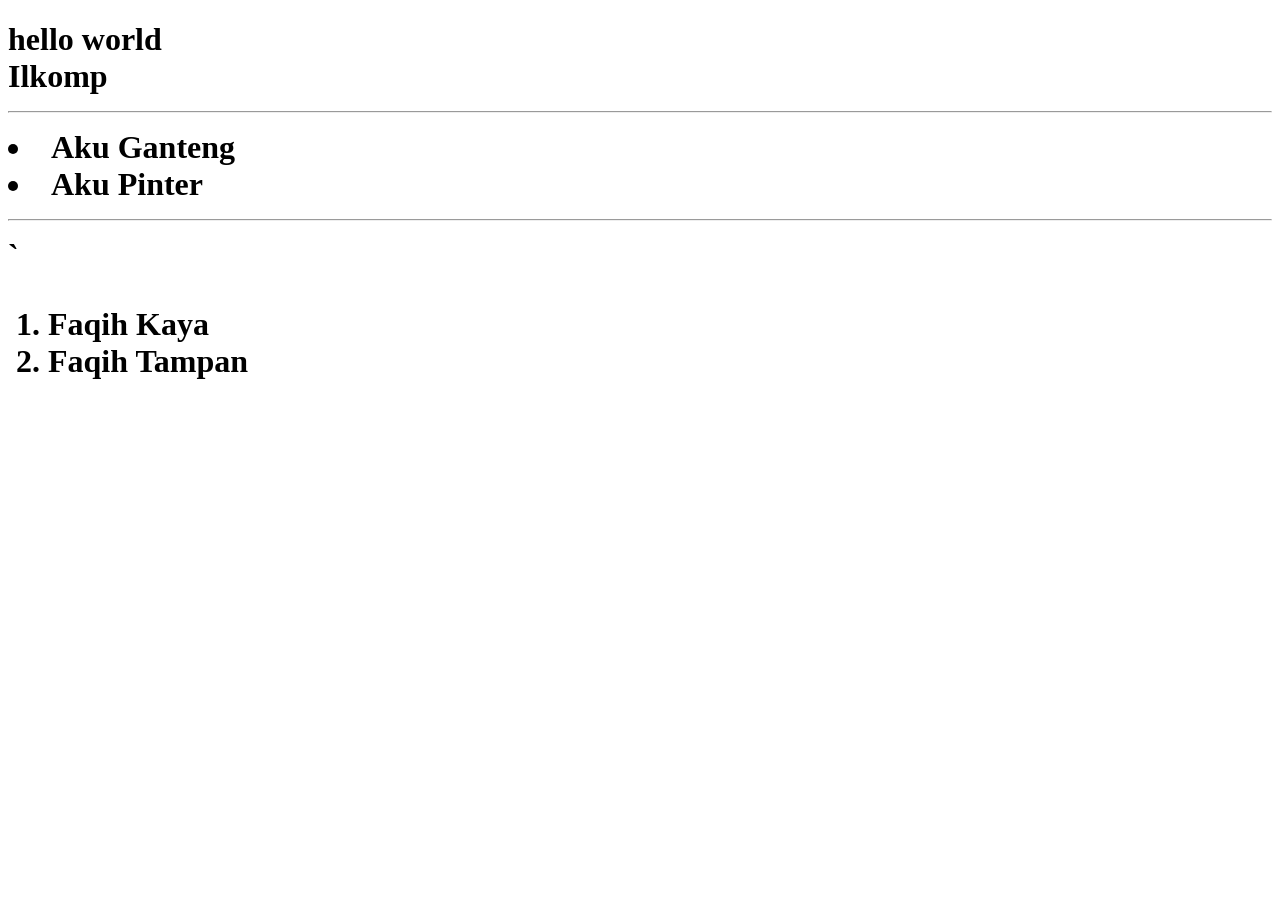
<file: index.html>
<!doctype html>
<html lang="en">
<head>
    <title>Pertemuan 1</title>
</head>
<body>
    <h1>hello world<br>Ilkomp
            <hr>
    <li>Aku Ganteng</li>
        <li>Aku Pinter</li>
    </ul>
            <hr>`
<ol>
    <li>Faqih Kaya</li>
    <li>Faqih Tampan</li>
</ol>
</h1>

   

        
</body>
</html>
</file>
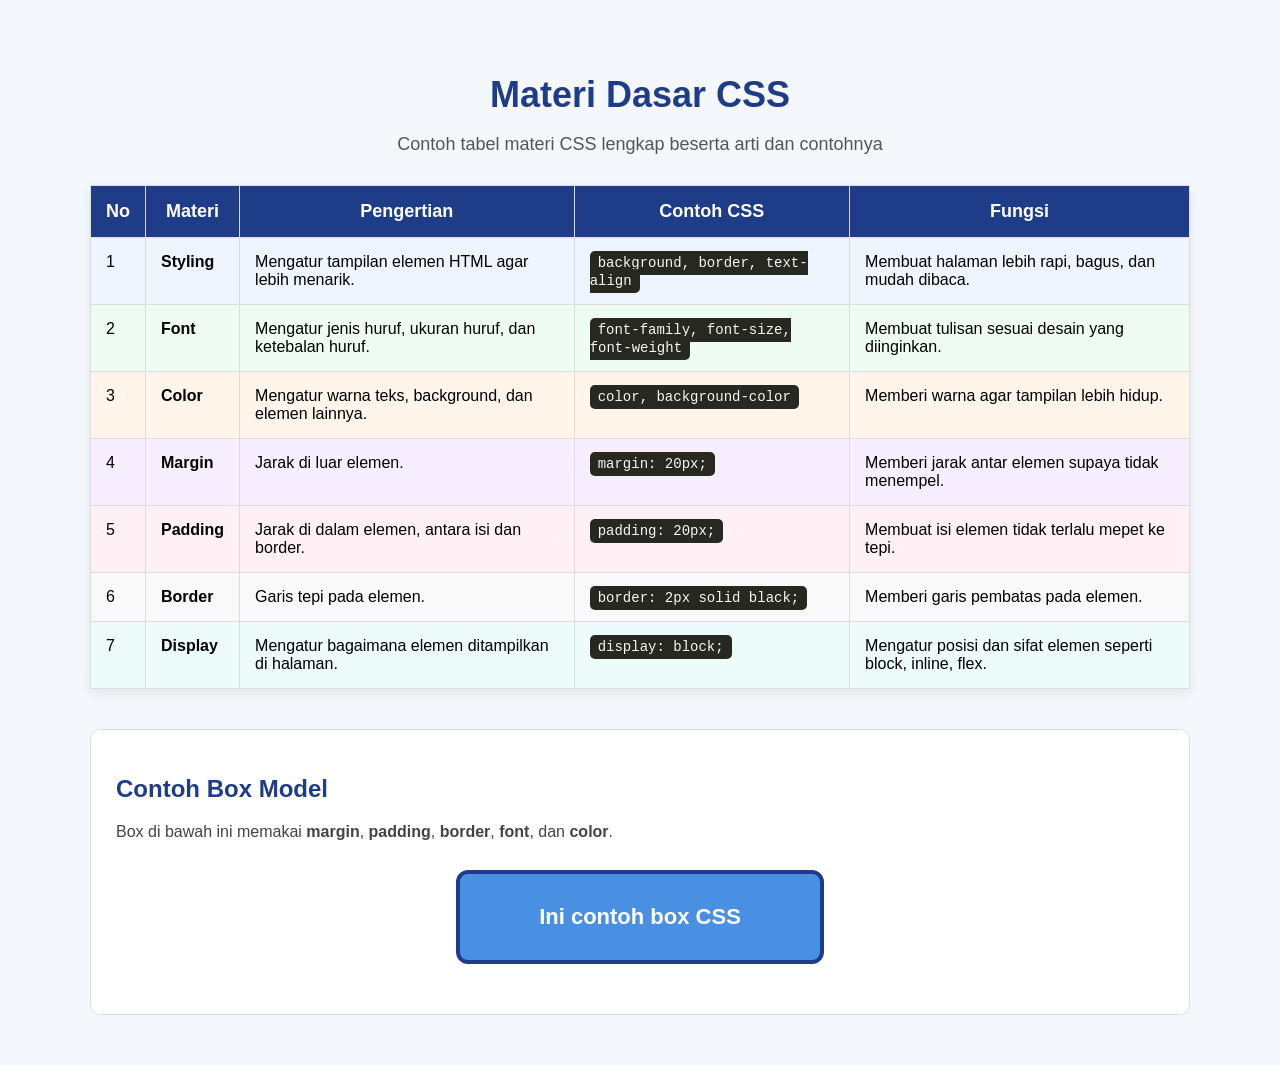
<file: LatihanQuiz/index.html>
<!DOCTYPE html>
<html lang="id">
<head>
    <meta charset="UTF-8">
    <meta name="viewport" content="width=device-width, initial-scale=1.0">
    <title>Materi Dasar CSS Lengkap</title>
    <link rel="stylesheet" href="style.css">
</head>
<body>
    <div class="container">
        <h1 class="judul">Materi Dasar CSS</h1>
        <p class="subjudul">Contoh tabel materi CSS lengkap beserta arti dan contohnya</p>

        <table class="tabel-css">
            <thead>
                <tr>
                    <th>No</th>
                    <th>Materi</th>
                    <th>Pengertian</th>
                    <th>Contoh CSS</th>
                    <th>Fungsi</th>
                </tr>
            </thead>

            <tbody>
                <tr class="styling-row">
                    <td>1</td>
                    <td><b>Styling</b></td>
                    <td>Mengatur tampilan elemen HTML agar lebih menarik.</td>
                    <td><code>background, border, text-align</code></td>
                    <td>Membuat halaman lebih rapi, bagus, dan mudah dibaca.</td>
                </tr>

                <tr class="font-row">
                    <td>2</td>
                    <td><b>Font</b></td>
                    <td>Mengatur jenis huruf, ukuran huruf, dan ketebalan huruf.</td>
                    <td><code>font-family, font-size, font-weight</code></td>
                    <td>Membuat tulisan sesuai desain yang diinginkan.</td>
                </tr>

                <tr class="color-row">
                    <td>3</td>
                    <td><b>Color</b></td>
                    <td>Mengatur warna teks, background, dan elemen lainnya.</td>
                    <td><code>color, background-color</code></td>
                    <td>Memberi warna agar tampilan lebih hidup.</td>
                </tr>

                <tr class="margin-row">
                    <td>4</td>
                    <td><b>Margin</b></td>
                    <td>Jarak di luar elemen.</td>
                    <td><code>margin: 20px;</code></td>
                    <td>Memberi jarak antar elemen supaya tidak menempel.</td>
                </tr>

                <tr class="padding-row">
                    <td>5</td>
                    <td><b>Padding</b></td>
                    <td>Jarak di dalam elemen, antara isi dan border.</td>
                    <td><code>padding: 20px;</code></td>
                    <td>Membuat isi elemen tidak terlalu mepet ke tepi.</td>
                </tr>

                <tr class="border-row">
                    <td>6</td>
                    <td><b>Border</b></td>
                    <td>Garis tepi pada elemen.</td>
                    <td><code>border: 2px solid black;</code></td>
                    <td>Memberi garis pembatas pada elemen.</td>
                </tr>

                <tr class="display-row">
                    <td>7</td>
                    <td><b>Display</b></td>
                    <td>Mengatur bagaimana elemen ditampilkan di halaman.</td>
                    <td><code>display: block;</code></td>
                    <td>Mengatur posisi dan sifat elemen seperti block, inline, flex.</td>
                </tr>
            </tbody>
        </table>

        <div class="contoh-box">
            <h2>Contoh Box Model</h2>
            <p>
                Box di bawah ini memakai <b>margin</b>, <b>padding</b>, <b>border</b>, 
                <b>font</b>, dan <b>color</b>.
            </p>

            <div class="box-demo">
                Ini contoh box CSS
            </div>
        </div>
    </div>
</body>
</html>
</file>
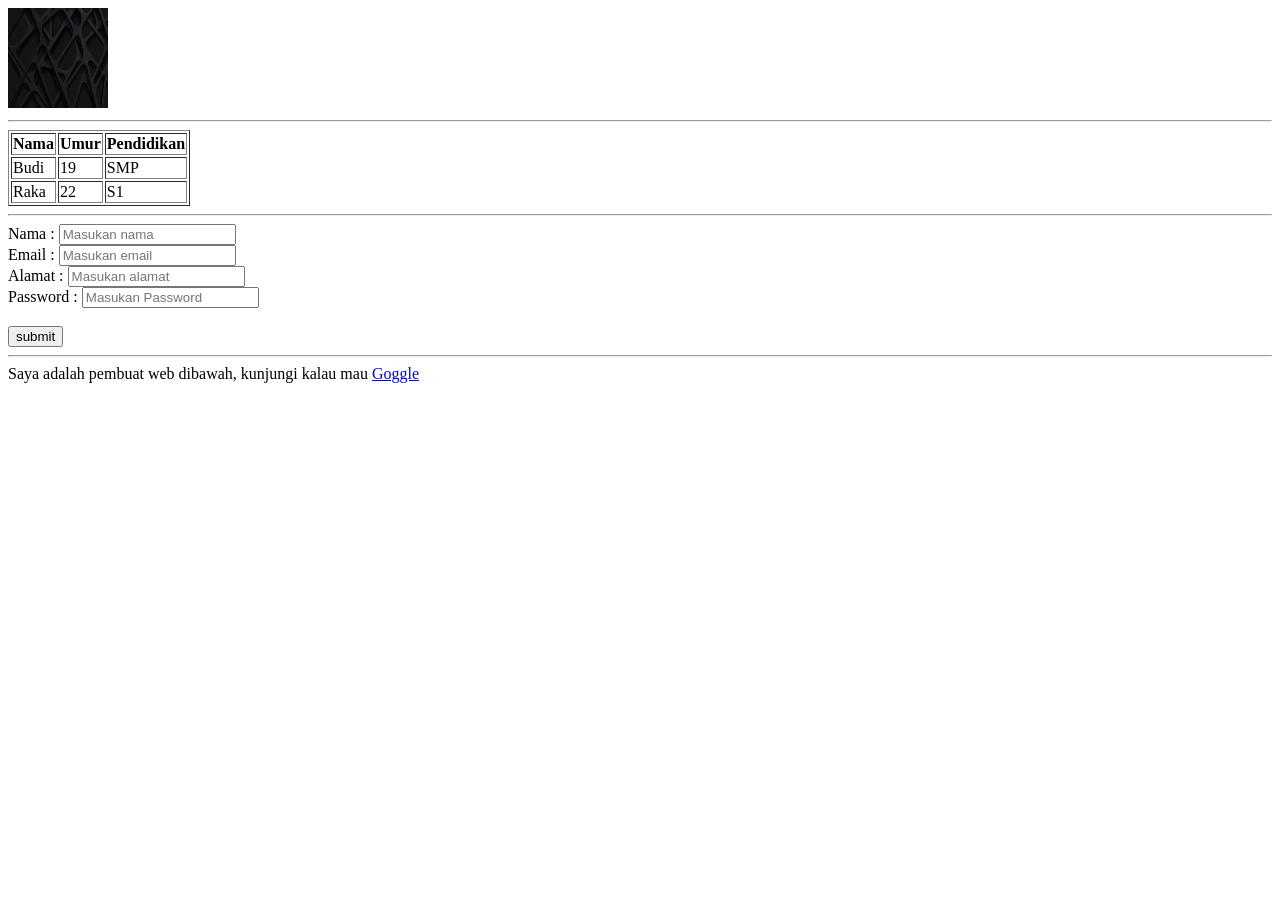
<file: Pertemuan2_Folder/index.html>
<!DOCTYPE html>
<html lang="en">
<head>
    <meta charset="UTF-8">
    <meta name="viewport" content="width=device-width, initial-scale=1.0">
    <title>Pertemuan 2</title>
</head>
<body>
    <img src= "gambar1.png" alt="gambar" width="100" height="100">
   <table border="1">
    <hr>
        <tr>
            <th>Nama</th>
            <th>Umur</th>
            <th>Pendidikan</th>
        </tr>
        <tr>
            <td>Budi</td>
            <td>19</td>
            <td>SMP</td>
        </tr>
        <tr>
            <td>Raka</td>
            <td>22</td>
            <td>S1</td>
        </tr>
    </table>
<hr>

    <form action="ambil.html" method="get">
        <label>Nama :</label>
        <input type="text" name="nama" placeholder="Masukan nama"> <br>
        <label>Email :</label>
        <input type="text" name="email" placeholder="Masukan email"> <br>
        <label>Alamat :</label>
        <input type="text" name="Alamat" placeholder="Masukan alamat"> <br>
        <label>Password :</label>
        <input type="text" name="Password" placeholder="Masukan Password"> <br>
<br>
        <button type="submit">submit</button>

    </form>

    <hr>

    <a>Saya adalah pembuat web dibawah, kunjungi kalau mau</a>
    <a href="https://goggle.com" target="_blank">Goggle </a>
</body>
</html>
</file>
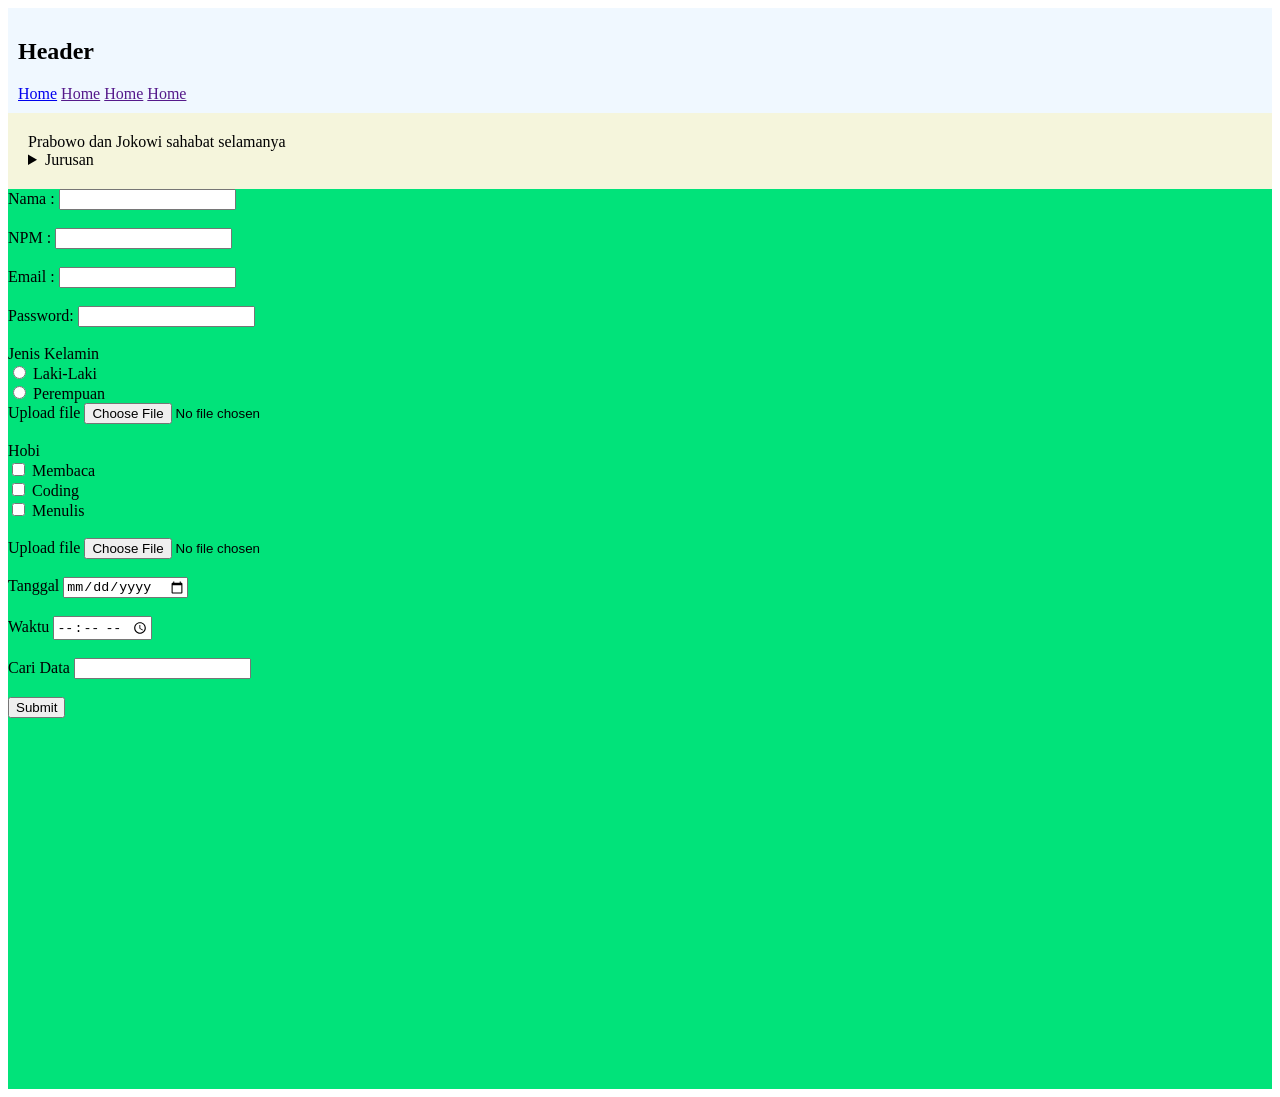
<file: pertemuan3/index.html>
<!DOCTYPE html>
<html lang="en">
<head>
    <meta charset="UTF-8">
    <meta name="viewport" content="width=device-width, initial-scale=1.0">
    <title>Document</title>
</head>
<body>

    <header style="background-color: aliceblue; padding: 10px;">
        <h2>Header</h2>
        <nav>
            <a href="prak2web.html">Home</a>
            <a href="">Home</a>
            <a href="">Home</a>
            <a href="">Home</a>
        </nav>
    </header>

    <!-- Section warna krem (tidak full layar lagi) -->
    <section style="background-color: beige; padding: 20px;">
        <article> 
            Prabowo dan Jokowi sahabat selamanya
        </article>

        <aside>
            <details>
                <summary>Jurusan</summary>
                <ul>
                    <li>Ilmu Komputer</li>
                    <li>Manajemen Informatika</li>
                    <li>Ilmu Komputer PSDKU</li>
                </ul>
            </details>
        </aside>
    </section>

    <section id="section2" style="background-color: rgb(1, 227, 122); height: 100vh;">

        <form action="#" method="get" target="_self">

            <label for="username">Nama :</label>
            <input type="text" id="username" name="username">
            <br><br>

            <label for="npm">NPM :</label>
            <input type="number" id="npm" name="npm">
            <br><br>

            <label for="email">Email :</label>
            <input type="email" id="email" name="email">
            <br><br>

            <label for="password">Password:</label>
            <input type="password" id="password" name="password">
            <br><br>

            <label>Jenis Kelamin</label>
            <br>

            <input type="radio" name="jk" id="lk">
            <label for="lk">Laki-Laki</label>
            <br>

            <input type="radio" name="jk" id="pr">
            <label for="pr">Perempuan</label>
            <br>

            <label for="upload1">Upload file</label>
            <input type="file" name="upload" id="upload1">
            <br><br>

            <label>Hobi</label><br>

            <input type="checkbox" id="hobi1" name="hobi[]" value="Membaca">
            <label for="hobi1">Membaca</label><br>

            <input type="checkbox" id="hobi2" name="hobi[]" value="Coding">
            <label for="hobi2">Coding</label><br>

            <input type="checkbox" id="hobi3" name="hobi[]" value="Menulis">
            <label for="hobi3">Menulis</label><br><br>

            <label for="upload2">Upload file</label>
            <input type="file" name="upload" id="upload2">
            <br><br>

            <label for="tanggal">Tanggal</label>
            <input type="date" name="tanggal" id="tanggal">
            <br><br>

            <label for="waktu">Waktu</label>
            <input type="time" name="upload" id="waktu">
            <br><br>

            <input type="hidden" name="role" value="Mahasiswa">
            <input type="hidden" name="jurusan" id="ilmu-komputer">

            <label for="search">Cari Data</label>
            <input type="search" id="search" name="search">
            <br><br>

            <button type="submit">Submit</button>

        </form>

    </section>

</body>
</html>
</file>
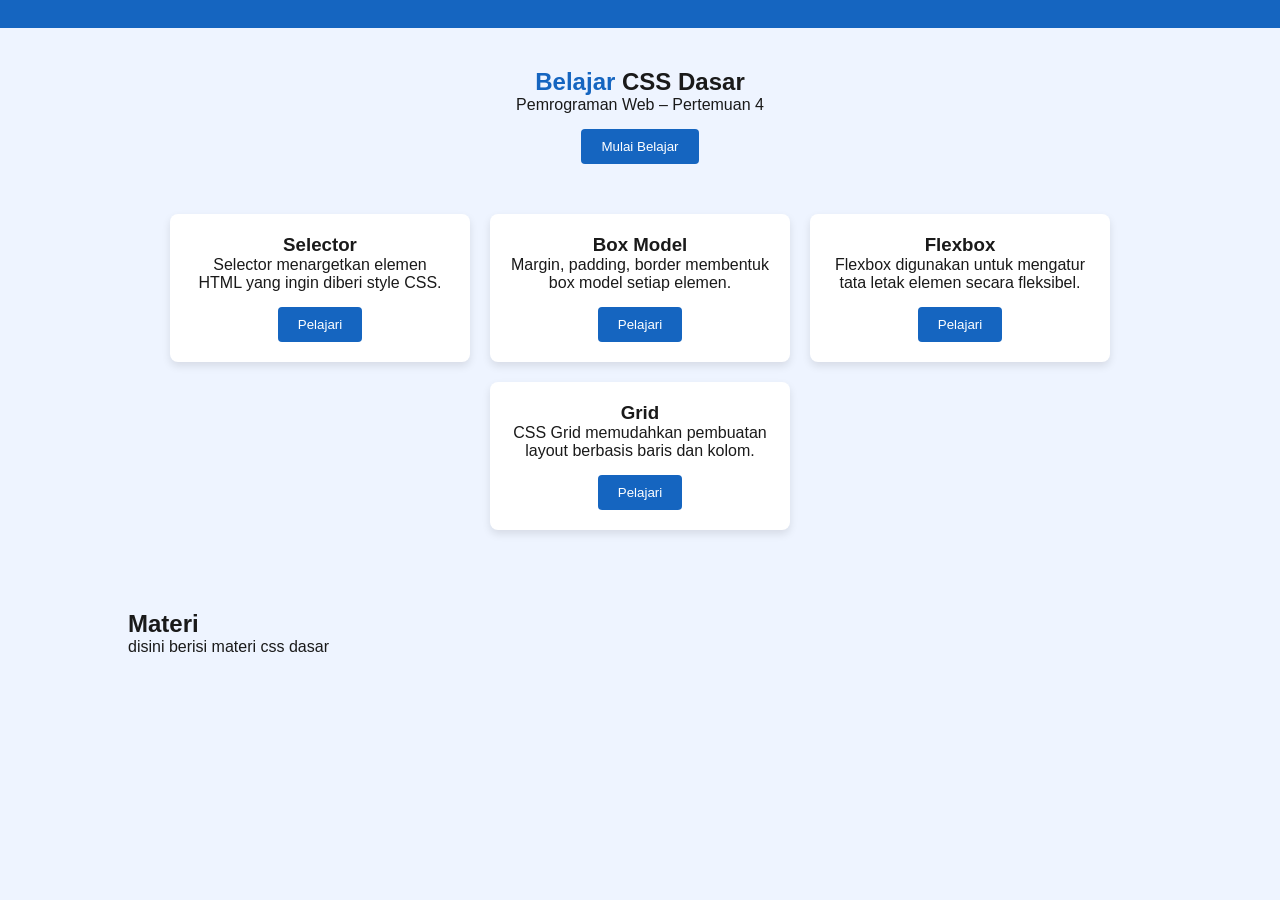
<file: pertemuan4/index.html>
<!DOCTYPE html>
<html lang="id">
<head>
    <meta charset="UTF-8">
    <title>Belajar CSS Dasar</title>
    <link rel="stylesheet" href="style.css">
</head>

<body>


<nav id="navbar">
</nav>


<section id="beranda" class="section">
    <div class="container">

        <div class="hero">
            <h2>
                <span>Belajar</span> CSS Dasar
            </h2>
            <p>Pemrograman Web – Pertemuan 4</p>
            <button class="tombol">Mulai Belajar</button>
        </div>

        <div class="kartu-grid">

            <div class="kartu">
                <h3>Selector</h3>
                <p>Selector menargetkan elemen HTML yang ingin diberi style CSS.</p>
                <button class="tombol">Pelajari</button>
            </div>

            <div class="kartu">
                <h3>Box Model</h3>
                <p>Margin, padding, border membentuk box model setiap elemen.</p>
                <button class="tombol">Pelajari</button>
            </div>

            <div class="kartu">
                <h3>Flexbox</h3>
                <p>Flexbox digunakan untuk mengatur tata letak elemen secara fleksibel.</p>
                <button class="tombol">Pelajari</button>
            </div>

            <div class="kartu">
                <h3>Grid</h3>
                <p>CSS Grid memudahkan pembuatan layout berbasis baris dan kolom.</p>
                <button class="tombol">Pelajari</button>
            </div>

        </div>

    </div>
</section>

<section id="kontak" class = "section"> 
<div class ="container">
    <h2>Materi</h2>
    <p>disini berisi materi css dasar</p> 

</div>

</section>

<section id="kontak" class="section"

</body>
</html>
</file>
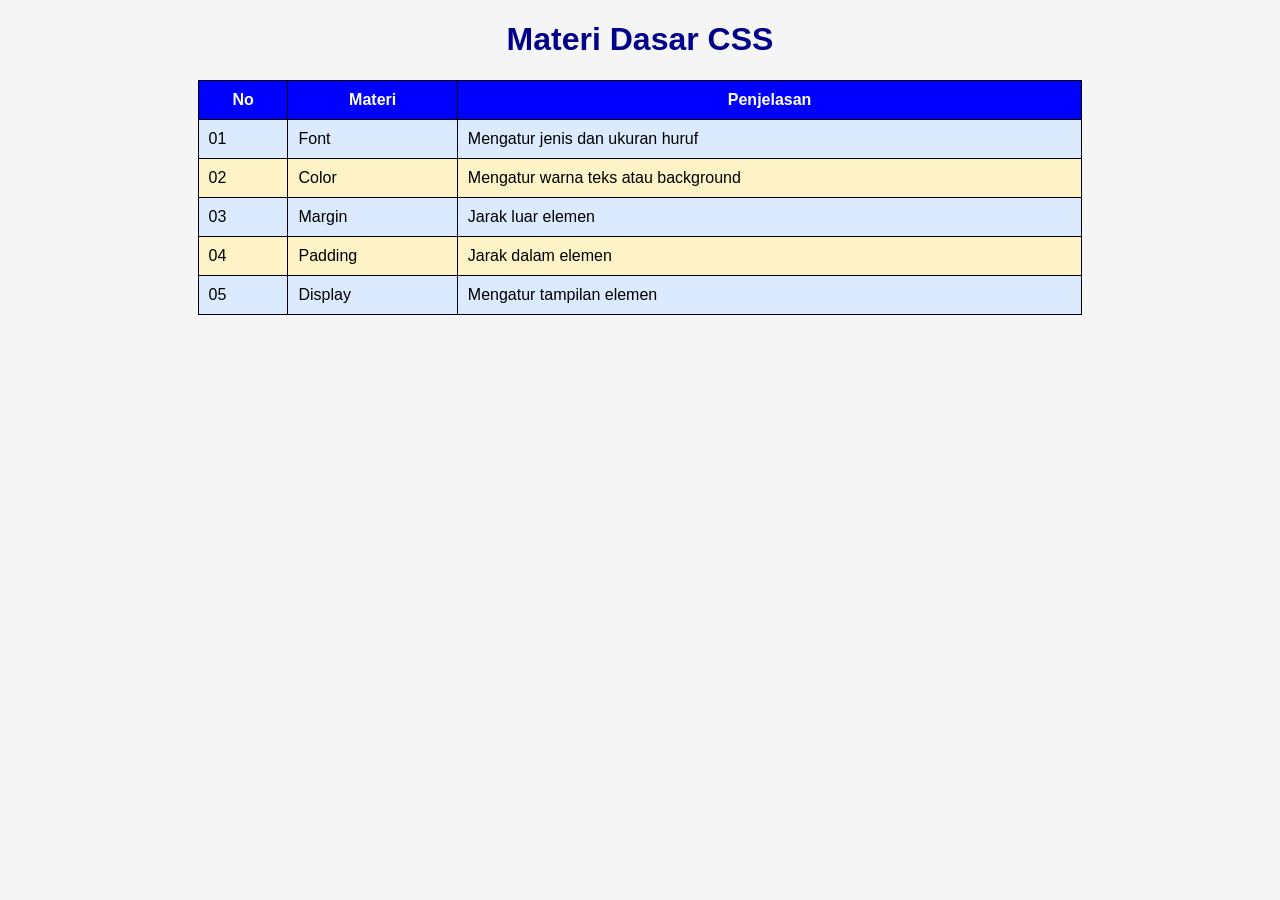
<file: tabel/index.html>
<!DOCTYPE html>
<html>
<head>
<title>Materi CSS</title>
<link rel="stylesheet" href="style.css">
</head>

<body>

<h1>Materi Dasar CSS</h1>

<table>

<tr>
<th>No</th>
<th>Materi</th>
<th>Penjelasan</th>
</tr>

<tr class="biru">
<td>01</td>
<td>Font</td>
<td>Mengatur jenis dan ukuran huruf</td>
</tr>

<tr class="kuning">
<td>02</td>
<td>Color</td>
<td>Mengatur warna teks atau background</td>
</tr>

<tr class="biru">
<td>03</td>
<td>Margin</td>
<td>Jarak luar elemen</td>
</tr>

<tr class="kuning">
<td>04</td>
<td>Padding</td>
<td>Jarak dalam elemen</td>
</tr>

<tr class="biru">
<td>05</td>
<td>Display</td>
<td>Mengatur tampilan elemen</td>
</tr>

</table>

</body>
</html>
</file>
<file: LatihanQuiz/style.css>
body {
    margin: 0;
    padding: 0;
    background-color: #f4f7fb;
    font-family: Arial, sans-serif;
}

.container {
    width: 90%;
    max-width: 1100px;
    margin: 30px auto;
    padding: 20px;
}

.judul {
    text-align: center;
    color: #1f3c88;
    font-size: 36px;
    margin-bottom: 10px;
}

.subjudul {
    text-align: center;
    color: #555;
    font-size: 18px;
    margin-bottom: 30px;
}

.tabel-css {
    width: 100%;
    border-collapse: collapse;
    background-color: white;
    box-shadow: 0 4px 12px rgba(0, 0, 0, 0.08);
}

.tabel-css th {
    background-color: #1f3c88;
    color: white;
    font-size: 18px;
    padding: 15px;
    border: 1px solid #dcdcdc;
}

.tabel-css td {
    border: 1px solid #dcdcdc;
    padding: 15px;
    font-size: 16px;
    vertical-align: top;
}

.tabel-css tr:hover {
    background-color: #f1f6ff;
}

.styling-row {
    background-color: #eef5ff;
}

.font-row {
    background-color: #eefcf3;
}

.color-row {
    background-color: #fff5ea;
}

.margin-row {
    background-color: #f7efff;
}

.padding-row {
    background-color: #fff0f5;
}

.border-row {
    background-color: #f9f9f9;
}

.display-row {
    background-color: #eefbfb;
}

code {
    background-color: #272822;
    color: #f8f8f2;
    padding: 4px 8px;
    border-radius: 5px;
    font-size: 14px;
}

.contoh-box {
    margin-top: 40px;
    background-color: white;
    padding: 25px;
    border: 1px solid #ddd;
    border-radius: 10px;
}

.contoh-box h2 {
    color: #1f3c88;
    margin-bottom: 10px;
}

.contoh-box p {
    color: #444;
    margin-bottom: 20px;
    line-height: 1.6;
}

.box-demo {
    background-color: #4a90e2;
    color: white;
    font-size: 22px;
    font-weight: bold;
    text-align: center;
    border: 4px solid #1f3c88;
    padding: 30px;
    margin: 25px auto;
    width: 300px;
    display: block;
    border-radius: 12px;
}
</file>
<file: pertemuan4/style.css>
/* ===== RESET ===== */
* {
    margin: 0;
    padding: 0;
    box-sizing: border-box;
}

/* ===== BODY ===== */
body {
    font-family: Arial, sans-serif;
    font-size: 16px;
    background-color: #eef4ff;
    color: #1a1a1a;
}

/* ===== NAVBAR ===== */
#navbar {
    display: flex;
    justify-content: space-between;
    align-items: center;
    background-color: #1565c0;
    padding: 14px 30px;
    position: sticky;
    top: 0;
    z-index: 1000;
}

#navbar h1 {
    color: #ffffff;
    font-size: 1.3rem;
}

#navbar a {
    color: white;
    text-decoration: none;
    padding: 6px 14px;
    border-radius: 4px;
}

#navbar a:hover {
    background-color: #0d47a1;
}

/* ===== LAYOUT & COMPONENTS ===== */
.container {
    padding: 40px 10%;
}

.hero {
    text-align: center;
    margin-bottom: 50px;
}

.hero h2 span {
    color: #1565c0;
}

.kartu-grid {
    display: flex;
    justify-content: center;
    gap: 20px;
    flex-wrap: wrap;
}

.kartu {
    background-color: white;
    padding: 20px;
    border-radius: 8px;
    width: 300px;
    box-shadow: 0 4px 8px rgba(0,0,0,0.1);
    text-align: center;
}

.tombol {
    margin-top: 15px;
    padding: 10px 20px;
    background-color: #1565c0;
    color: #fff;
    border: none;
    border-radius: 4px;
    cursor: pointer;
}

.tombol:hover {
    background-color: #0d47a1;
    color: #fff;
}
</file>
<file: tabel/style.css>
body{
font-family: Arial;
background-color:#f5f5f5;
}

h1{
text-align:center;
color:darkblue;
}

table{
width:70%;
margin:auto;
border-collapse:collapse;
}

th{
background-color:blue;
color:white;
padding:10px;
border:1px solid black;
}

td{
padding:10px;
border:1px solid black;
}

.biru{
background-color:#dbeafe;
}

.kuning{
background-color:#fef3c7;
}
</file>
